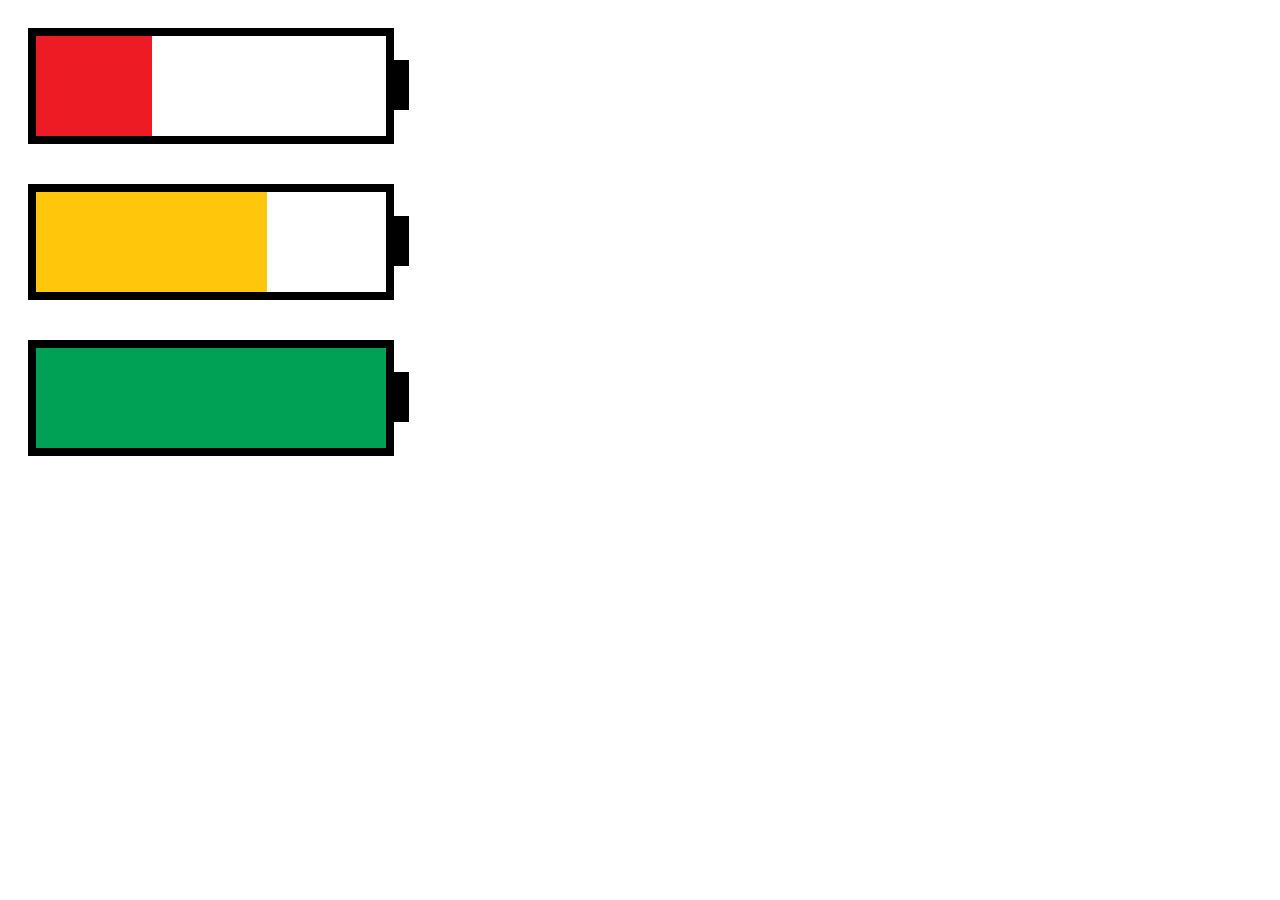
<file: block1/index.html>
<!DOCTYPE html>
<html lang="en">
<head>
  <meta charset="UTF-8">
  <meta http-equiv="X-UA-Compatible" content="IE=edge">
  <meta name="viewport" content="width=device-width, initial-scale=1.0">
  <link rel="stylesheet" href="style1.css" />
  <title>Battery</title>
</head>
<body>
  <div class="battery">
    <div class="low"></div>
    <div class="main"></div>
  </div>
  <div class="battery">
    <div class="medium"></div>
    <div class="main"></div>
  </div>
  <div class="battery">
    <div class="high"></div>
    <div class="main"></div>
  </div>
</body>
</html>
</file>
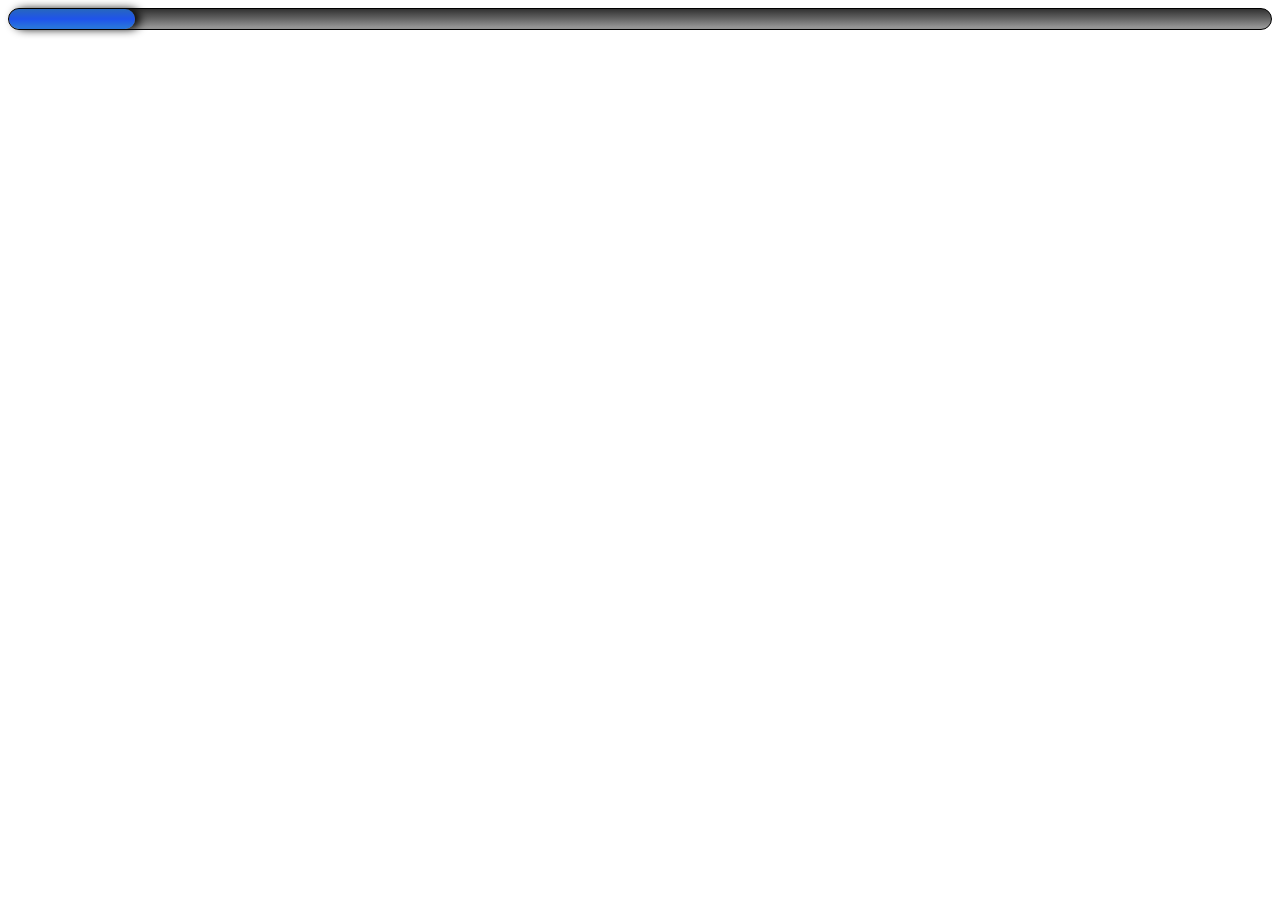
<file: block2/index.html>
<!DOCTYPE html>
<html lang="en">
<head>
  <meta charset="UTF-8">
  <meta http-equiv="X-UA-Compatible" content="IE=edge">
  <meta name="viewport" content="width=device-width, initial-scale=1.0">
  <link rel="stylesheet" href="style.css" />
  <title>Indicator</title>
</head>
<body>
  <div class="indicator">
      <div class="main">
        <div class="run"></div>
      </div>
  </div>
</body>
</html>
</file>
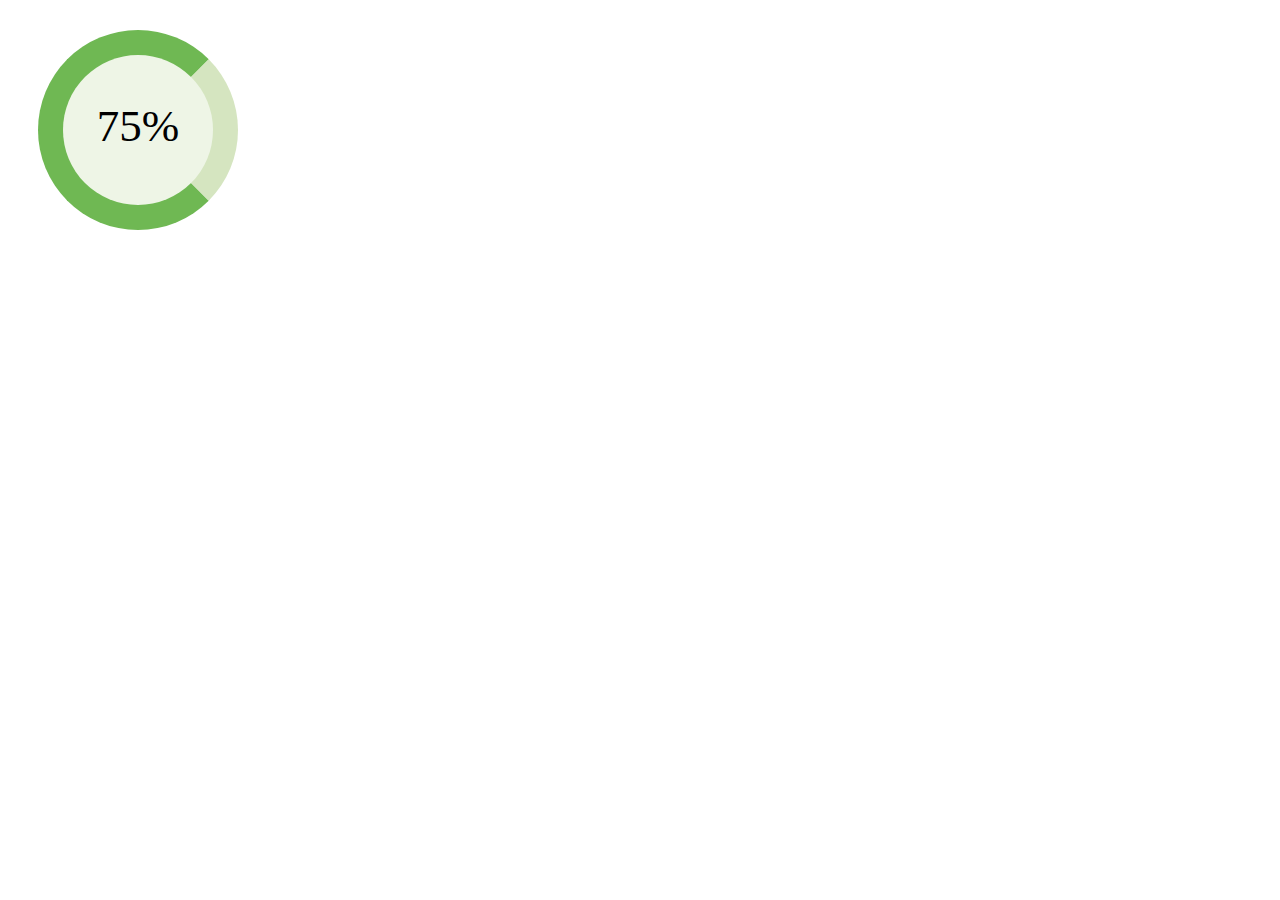
<file: block3/index.html>
<!DOCTYPE html>
<html lang="en">
<head>
  <meta charset="UTF-8">
  <meta http-equiv="X-UA-Compatible" content="IE=edge">
  <meta name="viewport" content="width=device-width, initial-scale=1.0">
  <link rel="stylesheet" href="style3.css" />
  <title>Diagram</title>
</head>
<body>
  <div class="circle">
    <div class="text">75%</div>
  </div>
</body>
</html>
</file>
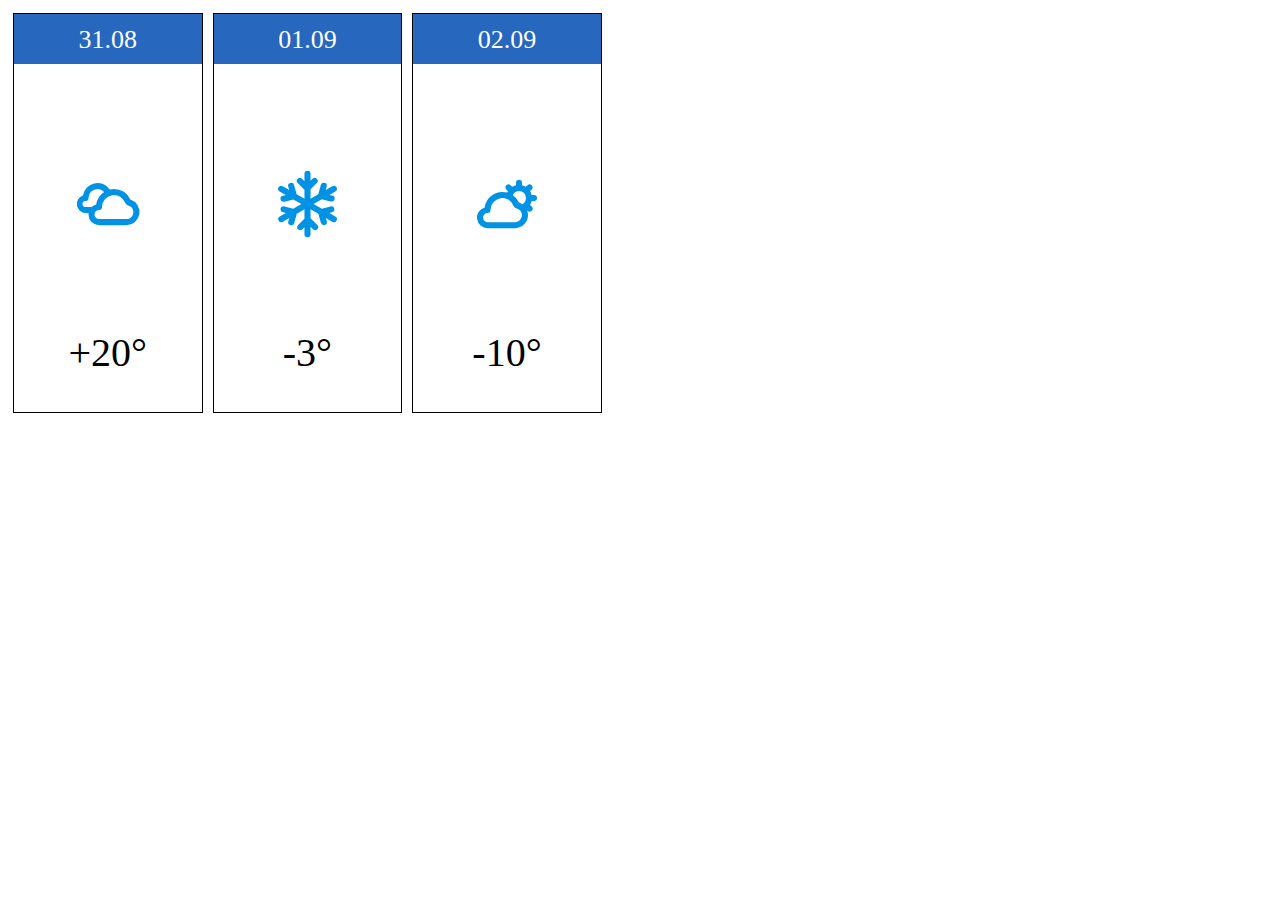
<file: block4/index.html>
<!DOCTYPE html>
<html lang="en">
<head>
  <meta charset="UTF-8">
  <meta http-equiv="X-UA-Compatible" content="IE=edge">
  <meta name="viewport" content="width=device-width, initial-scale=1.0">
  <link rel="stylesheet" href="style4.css" />
  <title> Weather</title>
</head>
<body>
  <div class="weather">
    <div class="weather_box">
      <div class="weather_box_up">31.08</div>
      <img src="img/1.svg" alt="img" class="weather_box_img" />
      <div class="weather_box_temp">+20°</div>
    </div>
    <div class="weather_box">
      <div class="weather_box_up">01.09</div>
      <img src="img/2.svg" alt="img" class="weather_box_img" />
      <div class="weather_box_temp">-3°</div>
    </div>
    <div class="weather_box">
      <div class="weather_box_up">02.09</div>
      <img src="img/3.svg" alt="img" class="weather_box_img" />
      <div class="weather_box_temp">-10°</div>
    </div>
  </div>
</body>
</html>
</file>
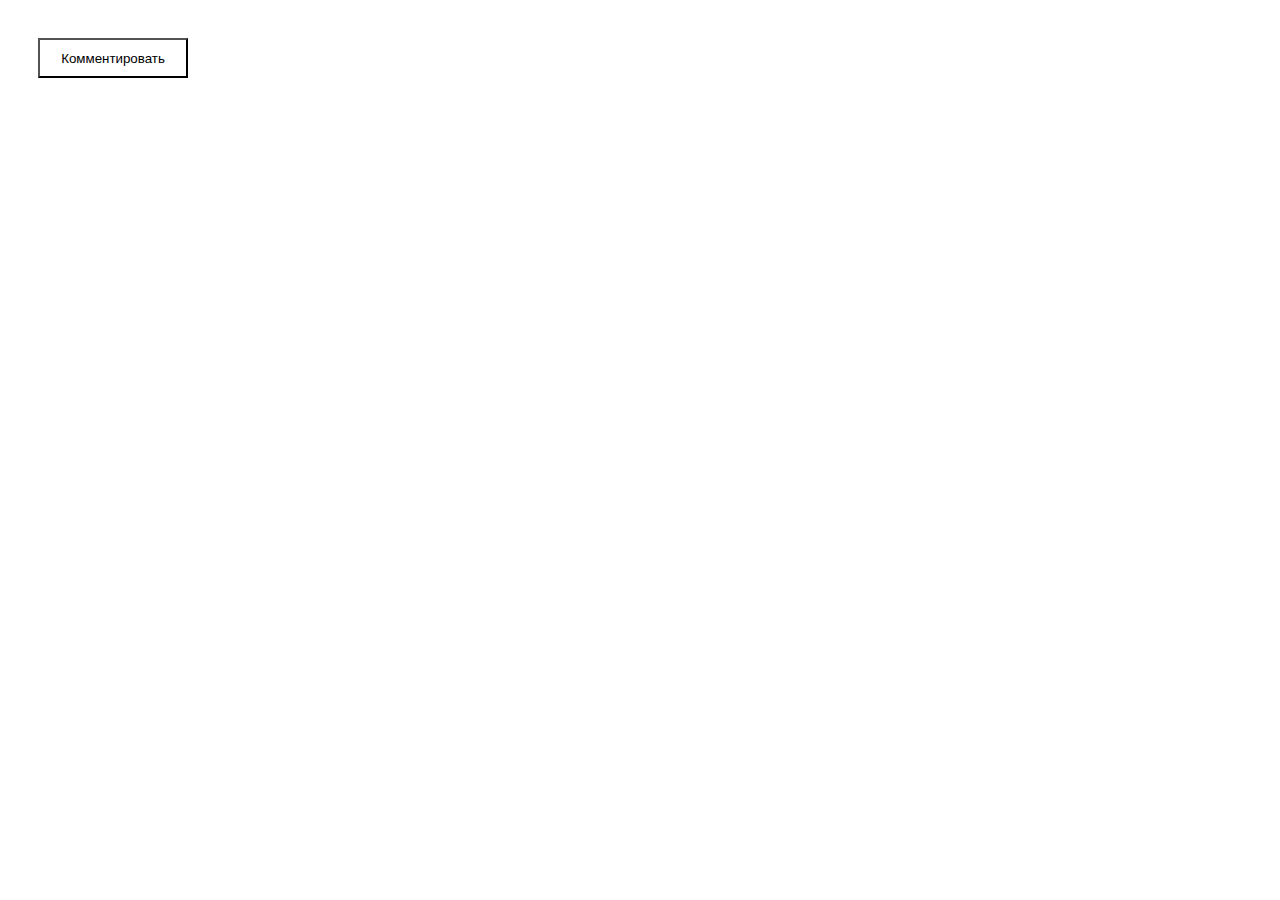
<file: block5/index.html>
<!DOCTYPE html>
<html lang="en">
<head>
  <meta charset="UTF-8">
  <meta http-equiv="X-UA-Compatible" content="IE=edge">
  <meta name="viewport" content="width=device-width, initial-scale=1.0">
  <link rel="stylesheet" href="style5.css" />
  <title>Document</title>
</head>
<body>
  <a href=" "><button class="button">Комментировать</button></a>
</body>
</html>
</file>
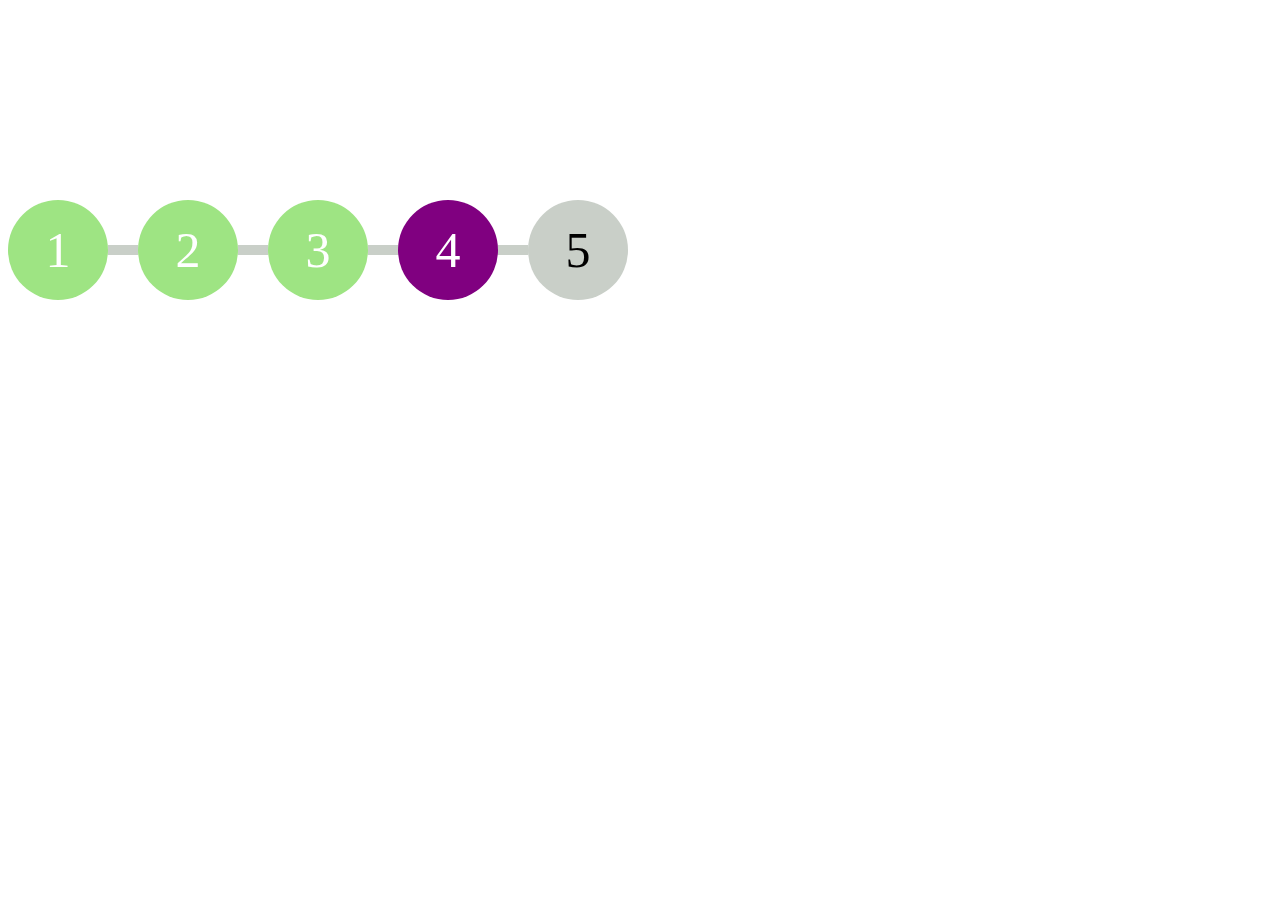
<file: block6/index.html>
<!DOCTYPE html>
<html lang="en">
<head>
  <meta charset="UTF-8">
  <meta http-equiv="X-UA-Compatible" content="IE=edge">
  <meta name="viewport" content="width=device-width, initial-scale=1.0">
  <link rel="stylesheet" href="style6.css" />
  <title>Document</title>
</head>
<body>
  <div class="main">
    <div class="circle">1</div>
    <div class="connect"></div>
    <div class="circle">2</div>
    <div class="connect"></div>
    <div class="circle">3</div>
    <div class="connect"></div>
    <div class="circle">4</div>
    <div class="connect"></div>
    <div class="circle">5</div>
  </div>
</body>
</html>
</file>
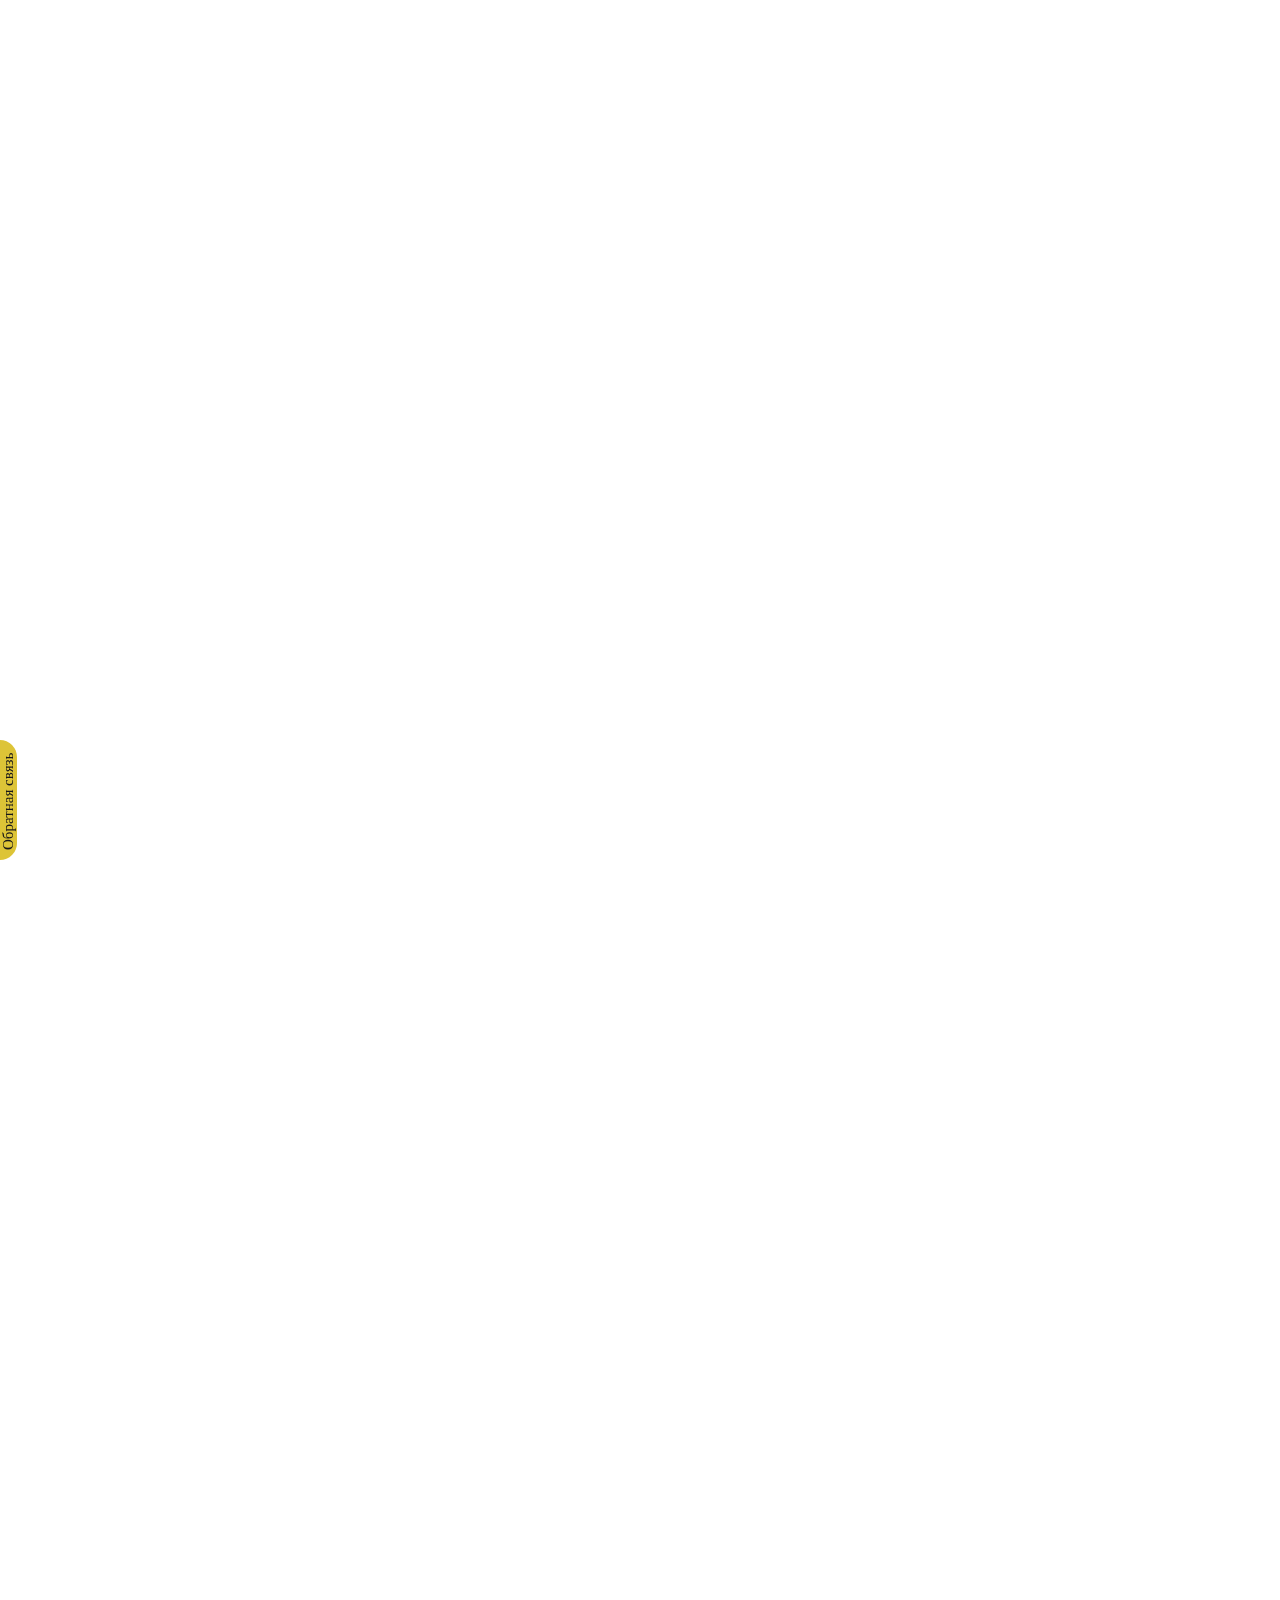
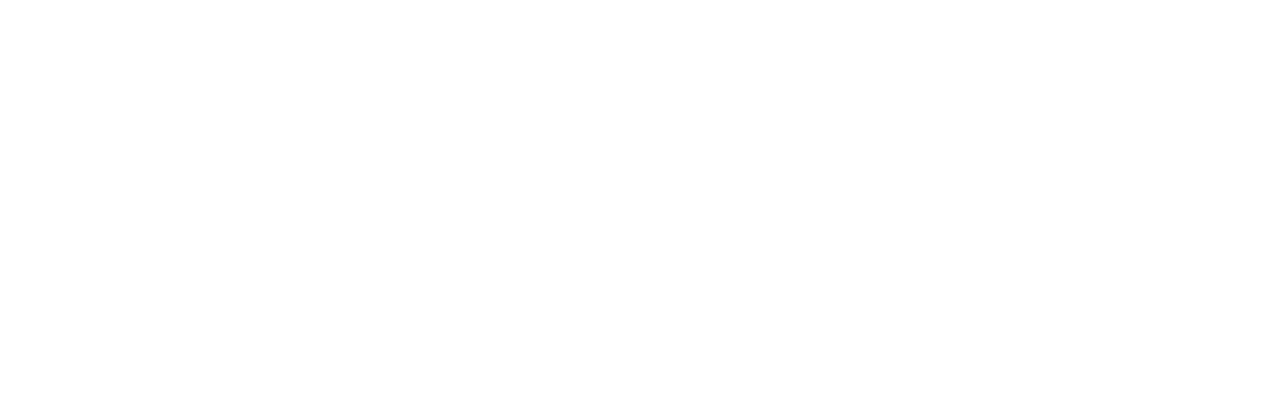
<file: block7/index.html>
<!DOCTYPE html>
<html lang="en">
<head>
  <meta charset="UTF-8">
  <meta http-equiv="X-UA-Compatible" content="IE=edge">
  <meta name="viewport" content="width=device-width, initial-scale=1.0">
  <link rel="stylesheet" href="style7.css" />
  <title>Обратная связь</title>
</head>
<body>
  <div class="main">
    <div class="banner">
      <div class="img"><img src="img/1.png" alt="1" /></div>
      <div class="description">
        Если у вас возникли <br />
        вопросы по этому коду, <br />
        звоните мне по телефону: <br />
        555-3298. Звонок платный.
      </div>
    </div>
    <span class="connect">Обратная связь</span>
  </div>
</body>
</html>
</file>
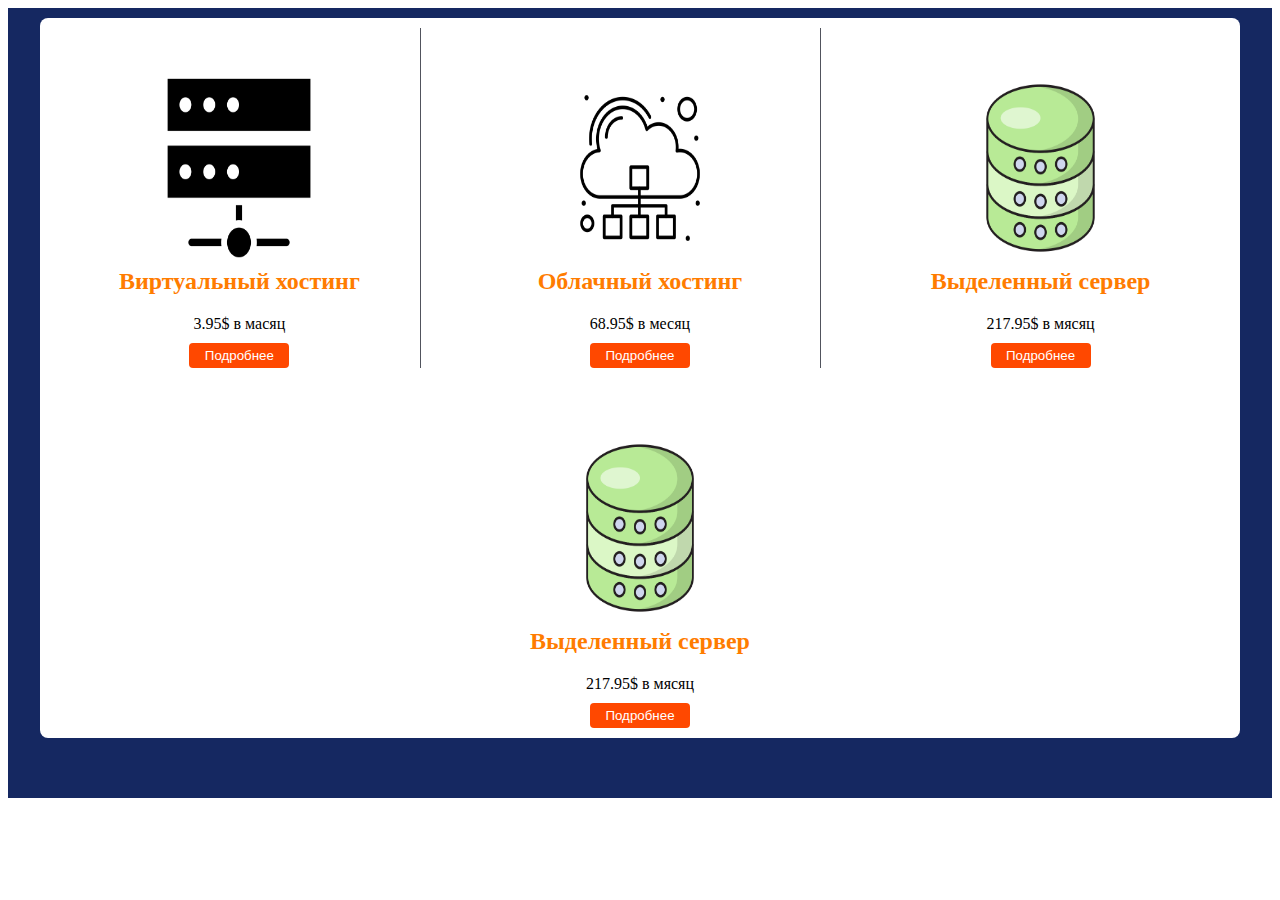
<file: block8/index.html>
<!DOCTYPE html>
<html lang="en">
<head>
  <meta charset="UTF-8">
  <meta http-equiv="X-UA-Compatible" content="IE=edge">
  <meta name="viewport" content="width=device-width, initial-scale=1.0">
  <link rel="stylesheet" href="style8.css" />
  <title>Document</title>
</head>
<body>
  <div class="main">
    <div class="main_hosting">
      <div class="main_hosting_item">
        <img src="img/1.png" alt="1" class="main_hosting_item_img" />
        <h2 class="main_hosting_item_title">Виртуальный хостинг</h2>
        <div class="main_hosting_item_price">3.95$ в масяц</div>
        <button class="main_hosting_item_btn">Подробнее</button>
      </div>
      <div class="main_hosting_item">
        <img src="img/2.png" alt="2" class="main_hosting_item_img" />
        <h2 class="main_hosting_item_title">Облачный хостинг</h2>
        <div class="main_hosting_item_price">68.95$ в месяц</div>
        <button class="main_hosting_item_btn">Подробнее</button>
      </div>
      <div class="main_hosting_item">
        <img src="img/3.png" alt="3" class="main_hosting_item_img" />
        <h2 class="main_hosting_item_title">Выделенный сервер</h2>
        <div class="main_hosting_item_price">217.95$ в мясяц</div>
        <button class="main_hosting_item_btn">Подробнее</button>
      </div>
      <div class="main_hosting_item">
        <img src="img/3.png" alt="3" class="main_hosting_item_img" />
        <h2 class="main_hosting_item_title">Выделенный сервер</h2>
        <div class="main_hosting_item_price">217.95$ в мясяц</div>
        <button class="main_hosting_item_btn">Подробнее</button>
      </div>
    </div>
  </div>
</body>
</html>
</file>
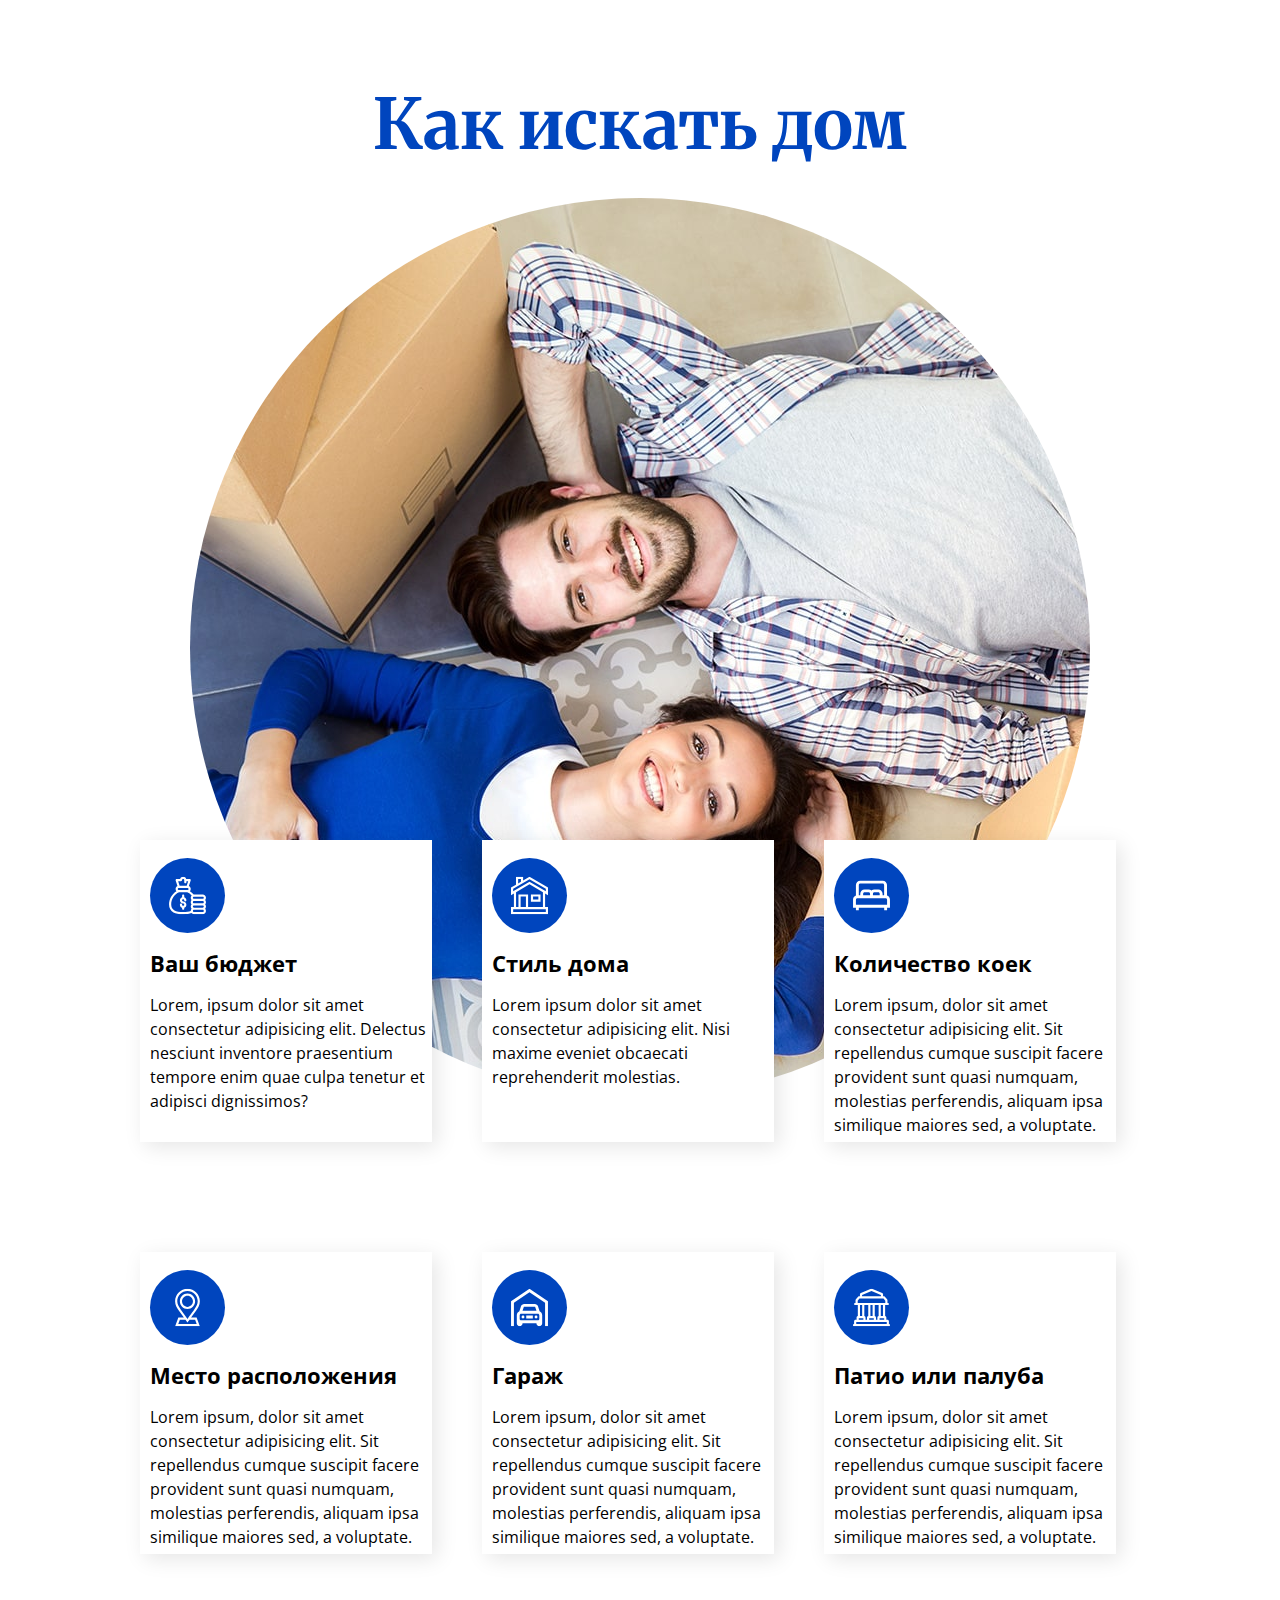
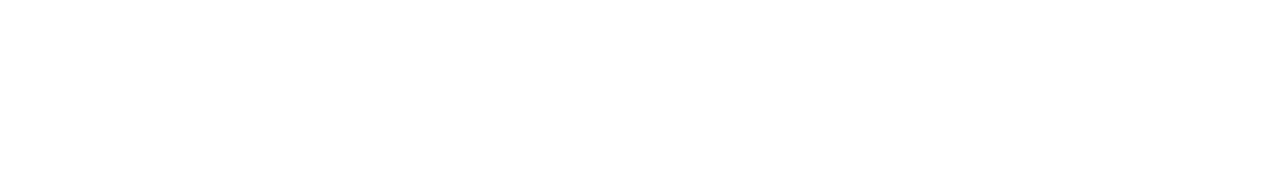
<file: layout1/index.html>
<!DOCTYPE html>
<html lang="en">
<head>
  <meta charset="UTF-8">
  <meta http-equiv="X-UA-Compatible" content="IE=edge">
  <meta name="viewport" content="width=device-width, initial-scale=1.0">
  <link rel="stylesheet" href="style1.css" />
  <link rel="preconnect" href="https://fonts.googleapis.com">
  <link rel="preconnect" href="https://fonts.gstatic.com" crossorigin>
  <link href="https://fonts.googleapis.com/css2?family=Merriweather:wght@700&family=Open+Sans&family=Roboto&display=swap" rel="stylesheet">
  <title>Как искать дом</title>
</head>
<body>
  <div class="main">
    <div class="container">
      <h2 class="main_header">Как искать дом</h2>
      <img src="img/img_1.jpg" class="main_logo" />
      <div class="font">
        <div class="main_item">
          <div class="main_round">
            <img src="img/svg1.svg" class="main_img" />
          </div>
          <div class="main_subtitle">Ваш бюджет</div>
          <div class="main_description">Lorem, ipsum dolor sit amet consectetur adipisicing elit. Delectus nesciunt
            inventore
            praesentium tempore enim quae culpa tenetur et adipisci dignissimos? 
          </div>
        </div>
        <div class="main_item">
          <div class="main_round">
            <img src="img/svg2.svg" class="main_img" />
          </div>
          <div class="main_subtitle">Стиль дома</div>
          <div class="main_description">Lorem ipsum dolor sit amet consectetur adipisicing elit. Nisi maxime eveniet
            obcaecati
            reprehenderit molestias. 
          </div>
        </div>
        <div class="main_item">
          <div class="main_round">
            <img src="img/svg3.svg" class="main_img" />
          </div>
          <div class="main_subtitle">Количество коек</div>
          <div class="main_description">
            Lorem ipsum, dolor sit amet consectetur adipisicing elit. Sit repellendus cumque suscipit facere provident
            sunt
            quasi numquam, molestias perferendis, aliquam ipsa similique maiores sed, a voluptate. 
          </div>
        </div>
        <div class="main_item">
          <div class="main_round">
            <img src="img/svg4.svg" class="main_img" />
          </div>
          <div class="main_subtitle">Место расположения</div>
          <div class="main_description">
            Lorem ipsum, dolor sit amet consectetur adipisicing elit. Sit repellendus cumque suscipit facere provident
            sunt
            quasi numquam, molestias perferendis, aliquam ipsa similique maiores sed, a voluptate. 
          </div>
        </div>
        <div class="main_item">
          <div class="main_round">
            <img src="img/svg5.svg" class="main_img" />
          </div>
          <div class="main_subtitle">Гараж</div>
          <div class="main_description">
            Lorem ipsum, dolor sit amet consectetur adipisicing elit. Sit repellendus cumque suscipit facere provident
            sunt
            quasi numquam, molestias perferendis, aliquam ipsa similique maiores sed, a voluptate. 
          </div>
        </div>
        <div class="main_item">
          <div class="main_round">
            <img src="img/svg6.svg" class="main_img" />
          </div>
          <div class="main_subtitle">Патио или палуба</div>
          <div class="main_description">
            Lorem ipsum, dolor sit amet consectetur adipisicing elit. Sit repellendus cumque suscipit facere provident
            sunt
            quasi numquam, molestias perferendis, aliquam ipsa similique maiores sed, a voluptate. 
          </div>
        </div>
      </div>
    </div>
  </div>
  <footer class="footer">
  </footer>
</body>
</html>
</file>
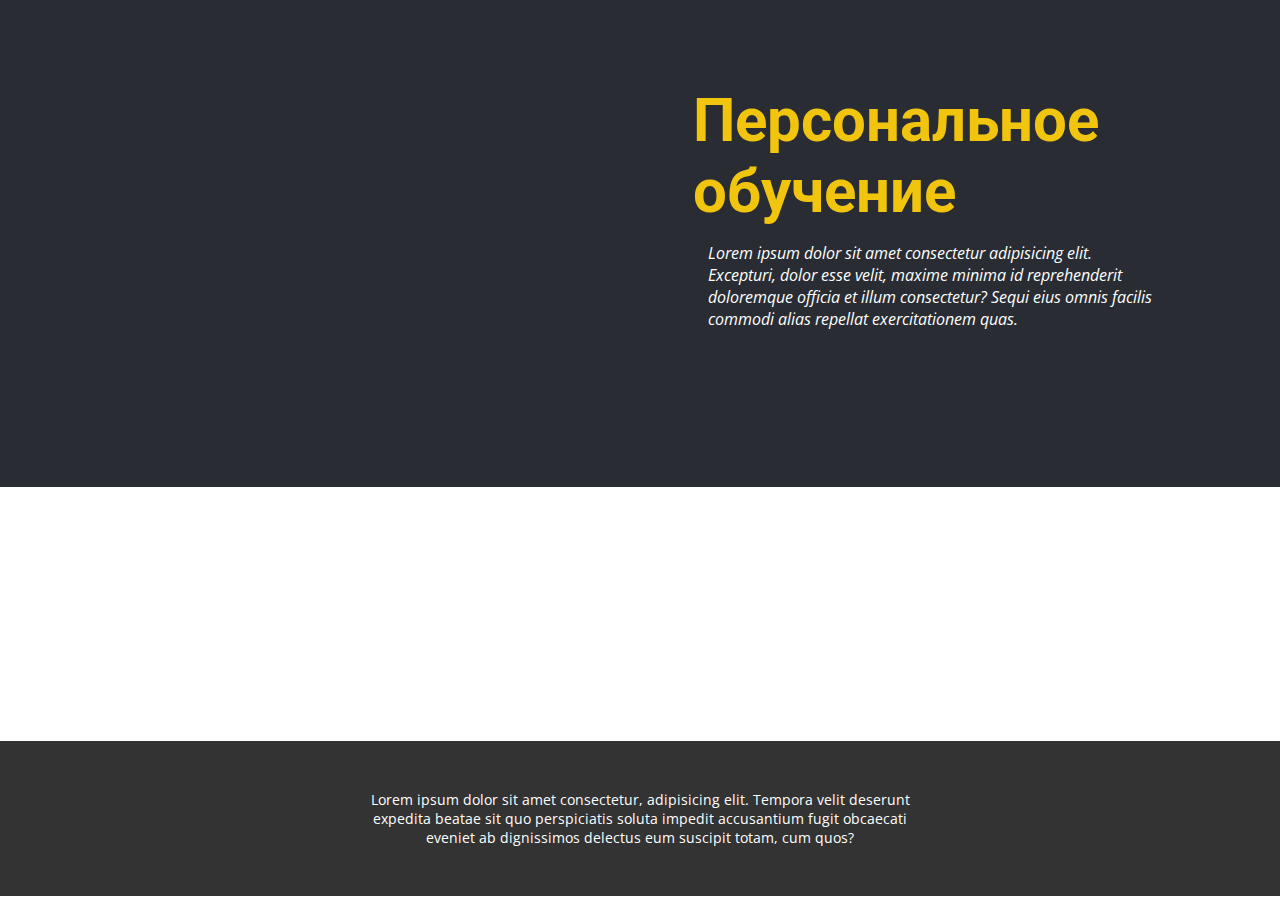
<file: layout3/layout3.html>
<!DOCTYPE html>
<html lang="en">
  <head>
    <meta charset="UTF-8">
    <meta http-equiv="X-UA-Compatible" content="IE=edge">
    <meta name="viewport" content="width=device-width, initial-scale=1.0">
    <link rel="stylesheet" type="text/css" href="./layout3.css">
    <link rel="preconnect" href="https://fonts.googleapis.com">
    <link rel="preconnect" href="https://fonts.gstatic.com" crossorigin>
    <link href="https://fonts.googleapis.com/css2?family=Open+Sans&family=Roboto&display=swap" rel="stylesheet">
    <title>Document</title>
    </head>
    <body>
      <div class="main">
        <div class="background"></div>
        <div class="background_bottom">
          <div class="main_block">
            <div class="panel_left">
            <div class="block_container_left"></div>
            </div>
            <div class="block_panel_right">
              <div class="block_panel_container">
                <div class="container_text">
                  <h1 class="container_header">Персональное обучение</h1>
                  <em class="container_text">Lorem ipsum dolor sit amet consectetur adipisicing elit. Excepturi, dolor esse velit, maxime minima id reprehenderit doloremque officia et illum consectetur? Sequi eius omnis facilis commodi alias repellat exercitationem quas.</em>
                </div>
              </div>
              <div class="block_panel_container block_bottom">
                <div class="block_img">
                  <div class="block_img1"></div>
                </div>
                <div class="block_img">
                  <div class="block_img2"></div>
                </div>
              </div>
            </div>
          </div>
        </div>
        <footer class="footer">
          <div class="footer_fix">
            <p class="footer_text">Lorem ipsum dolor sit amet consectetur, adipisicing elit. Tempora velit deserunt expedita beatae sit quo perspiciatis soluta impedit accusantium fugit obcaecati eveniet ab dignissimos delectus eum suscipit totam, cum quos?</p>
          </div>
        </footer>
      </div>
    </body>
</html>
</file>
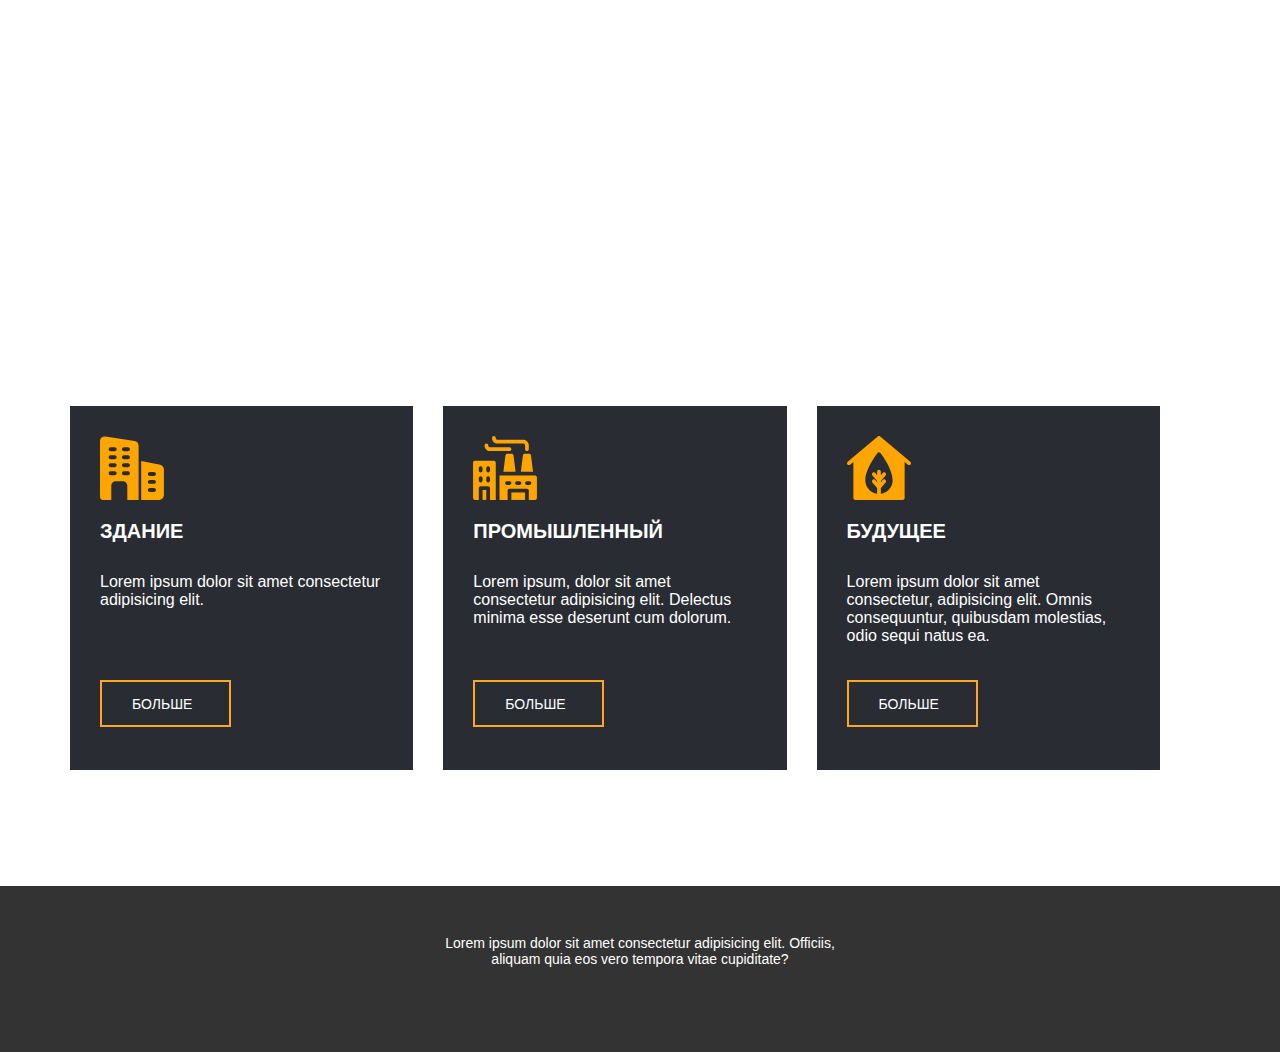
<file: layout4/layout4.html>
<!DOCTYPE html>
<html lang="en">
<head>
    <meta charset="UTF-8">
    <meta http-equiv="X-UA-Compatible" content="IE=edge">
    <meta name="viewport" content="width=device-width, initial-scale=1.0">
    <link rel="stylesheet" href="layout4.css"/>
    <title>Document</title>
</head>
<body>
  <div class="main">
    <div class="background">
      <div class="background_margin">
        <div class="box">
          <div class="block_panel">
            <img class="img" src="img/3.svg" alt="">
            <h4 class="block_panel_header">ЗДАНИЕ</h4>
            <p class="block_panel_text">Lorem ipsum dolor sit amet consectetur adipisicing elit.</p>
            <a class="link" href="https://nicepage.com/">БОЛЬШЕ</a>
          </div>
          <div class="block_panel">
            <img class="img" src="img/2.svg" alt="">
            <h4 class="block_panel_header">ПРОМЫШЛЕННЫЙ</h4>
            <p class="block_panel_text">Lorem ipsum, dolor sit amet consectetur adipisicing elit. Delectus minima esse deserunt cum dolorum.</p>
            <a class="link" href="https://nicepage.com/">БОЛЬШЕ</a>
          </div>
          <div class="block_panel">
            <img class="img" src="img/1.svg" alt="">
            <h4 class="block_panel_header">БУДУЩЕЕ</h4>
            <p class="block_panel_text">Lorem ipsum dolor sit amet consectetur, adipisicing elit. Omnis consequuntur, quibusdam molestias, odio sequi natus ea.</p>
            <a class="link" href="https://nicepage.com/">БОЛЬШЕ</a>
          </div>
        </div>
      </div>
    </div>
    <footer class="footer">
      <div class="footer_fix">
        <p class="footer_text">Lorem ipsum dolor sit amet consectetur adipisicing elit. Officiis, aliquam quia eos vero tempora vitae cupiditate?</p>
      </div>
    </footer>
  </div>
</body>
</html>
</file>
<file: block1/style1.css>
.battery {
  display: flex;
}

.battery .main {
  margin-top: 52px;
  width: 15px;
  height: 50px;
  background-color: black;
}

.battery .low,
.battery .medium,
.battery .high {
  margin: 20px 0 20px 20px;
  width: 350px;
  height: 100px;
  border: 8px solid black;
  background: linear-gradient(to right, #ED1C24 33%, transparent 0%);
}
  
.battery .medium {
  background: linear-gradient(to right, #FFC60B 66%, transparent 0%);
}

.battery .high {
  background: linear-gradient(to right, #00A055 100%, transparent 0%);
}
</file>
<file: block2/style.css>
.indicator {
  display: flex;
}

.indicator .main {
  margin-top: 20px 0 20px 20px;
  width: 100%;
  height: 20px;
  border-radius: 50px;
  border: 0.5px solid black;
  background: linear-gradient(to bottom, #313131 0%, #666666 50%, #949494 90%);
}

.indicator .run {
  width: 10%;
  height: 20px;
  border-radius: 40px;
  background: linear-gradient(to bottom, #2767be 0%, #1f53eb 50%, #2874db 90%);
  box-shadow: 5px 0px 10px 0px black;
}
</file>
<file: block3/style3.css>
.circle {
    margin: 30px;
    box-sizing: border-box;
    width: 200px;
    height: 200px;
    border-radius: 100%;
    background-color: #EEF5E6;
    border: 25px solid #6fb853;
    border-right: 25px solid #D5E5C0;
}

.text {
    padding-top: 45px;
    font-size: 45px;
    text-align: center;
    margin: 0;
}
</file>
<file: block4/style4.css>
* {
  box-sizing: border-box;
}

.weather {
  display: flex;
}

.weather .weather_box {
  position: relative;
  width: 15%;
  min-height: 400px;
  border: 1px solid black;
  margin: 5px;
}

.weather .weather_box:hover {
  box-shadow: 0 0 20px rgba(0, 0, 0, 0.5);
}

.weather .weather_box .weather_box_up {
  text-align: center;
  padding: 11px;
  width: 100%;
  height: 50px;
  background-color: #2767be;
  color: white;
  font-size: 26px;
}

.weather .weather_box .weather_box_img {
  display: block;
  margin: 0 auto;
  width: 60%;
  height: 230px;
  padding-top: 50px;
  padding: 50px 20px 0 20px;
}

.weather .weather_box .weather_box_temp {
  position: absolute;
  left: 50%;
  transform: translateX(-50%);
  padding: 35px;
  font-size: 40px;
}
</file>
<file: block5/style5.css>
.button {
  margin: 30px;
  min-width: 150px;
  min-height: 40px;
  padding: 5px;
  background-color: #fff;
}

.button:hover {
  background: linear-gradient(to bottom, #fff, #dfd5b4);
  color: #ff1500;
  cursor: pointer;
}
</file>
<file: block6/style6.css>
.main {
  margin-top: 200px;
  display: flex;
  align-items: center;
}

.circle {
  display: flex;
  justify-content: center;
  align-items: center;
  width: 100px;
  height: 100px;
  background-color: #9ee483;
  border-radius: 100%;
  color: white;
  font-size: 50px;
}

.circle:nth-child(7) {
  background-color: purple;
}

.circle:nth-child(9) {
  background-color: #c9cfc8;
  color: black;
}

.connect {
  width: 30px;
  height: 10px;
  background-color: #c9cfc8;
}
</file>
<file: block7/style7.css>
body {
  height: 2000px;
}

.main {
  display: flex;
  position: absolute;
  left: -450px;
  transition: all 1.5s;
  position: fixed;
  bottom: 40px;
}

.banner {
  display: flex;
  width: 450px;
  background-color: #472925;
}

.banner img {
  padding: 10px;
}

.banner .description {
  padding-top: 10px;
  color: white;
  font-size: 22px;
}

.connect {
  background-color: rgba(216, 187, 23, 0.863);
  border-radius: 40px 0px 0px 40px;
  writing-mode: vertical-lr;
  transform: rotate(180deg);
  padding-top: 10px;
  font-size: 15px;
  color: #191818;
}

.main:hover {
  transition: all 1.5s;
  left: 0px;
}
</file>
<file: block8/style8.css>
.main {
  padding: 10px 0px;
  width: 100%;
  background-color: #152861;
}

.main_hosting {
  display: flex;
  width: 95%;
  margin: 0 auto;
  margin-bottom: 50px;
  background-color: #fff;
  flex-wrap: wrap;
  border-radius: 8px;
}

.main_hosting .main_hosting_item {
  margin: 10px auto;
  width: 30%;
  border-right: 1px solid #51545d;
}

.main_hosting .main_hosting_item:nth-child(3n),
.main_hosting .main_hosting_item:last-child {
  border: none;
}

.main_hosting .main_hosting_item .main_hosting_item_img {
  display: block;
  margin: 0 auto;
  width: 40%;
  height: 180px;
  padding-top: 50px;
  padding: 50px 20px 0 20px;
}

.main_hosting .main_hosting_item .main_hosting_item_title {
  margin-top: 10px;
  text-align: center;
  color: #ff7c00;
}

.main_hosting .main_hosting_item .main_hosting_item_price {
  margin-top: 10px;
  text-align: center;
}

.main_hosting .main_hosting_item .main_hosting_item_btn {
  display: block;
  margin: 0 auto;
  margin-top: 10px;
  background-color: #ff4800;
  color: white;
  border: none;
  height: 25px;
  width: 100px;
  cursor: pointer;
  border-radius: 4px;
}

.main_hosting .main_hosting_item .main_hosting_item_btn:hover {
  background-color: #f5ff00;
  color: black;
}
</file>
<file: layout1/style1.css>
* {
  margin: 0;
  padding: 0;
}

body {
  position: relative;
}

.container {
  margin: 0 auto;
  width: 1000px;
  position: relative;
}

.main {
  min-height: 1690px;
  padding: 80px 0 10px 0;
}

.main .main_header {
  color: #0045BE;
  font-size: 70px;
  text-align: center;
  font-family:  Merriweather, serif;
}

.main .main_logo {
  display: block;
  margin: 0 auto;
  border-radius: 100%;
  margin-top: 30px;
}

.main .font {
  position: absolute;
  top: 700px;
  display: grid;
  grid-template-columns: repeat(3, 292px);
  grid-template-rows: repeat(2, 362px);
  grid-gap: 50px;
  flex-wrap: wrap;
  min-height: 800px;
}

.main .font .main_item {
  box-shadow: 5px 5px 20px 0 rgb(0 0 0 / 10%);
  margin-top: 60px;
  background-color: #fff;
  
}

.main .main_item .main_round {
  display: flex;
  width: 75px;
  height: 75px;
  margin-top: 18px;
  margin-left: 10px;
  background-color: #0045BE;
  border-radius: 100%;
  justify-content: center;
}

.main .main_item .main_round .main_img {
  width: 50%;
}

.main .font .main_item .main_subtitle {
  margin-top: 15px;
  margin-left: 10px;
  font-size: 22px;
  font-weight: bold;
  font-family: 'Open Sans',sans-serif;
}

.main .font .main_item .main_description {
  margin-top: 15px;
  margin-left: 10px;
  font-size: 16px;
  line-height: 24px;
  font-family: 'Open Sans',sans-serif;
}

.main_link {
  color: blue;
  border-bottom: 1px solid blue;
  text-decoration: none;
  padding-bottom: 2px;
}

.footer {
  background-color: #333;
  height: 200px;
  width: auto;
  position: absolute;
}

@media (max-width:1199px) {
  .container {
    width: 940px;
    height: 613px;
  }

  .main .font {
    justify-content: space-between;  
    grid-template-columns: repeat(3, 292px);
    grid-template-rows: repeat(2, 362px);
    grid-gap: 50px;
  }

  .main .font .main_item {
    width: 282px;
    height: 391px;
  }

  .footer { 
    width: auto;
    position: absolute;
    bottom: -300px;
  }
}

@media (max-width:991px) {
  .container{
    width: 761px;
  }

  .main .main_header {
    font-size: 48px;
  }

  .main .main_logo {
    width: 715px;
    height: 715px;
  }

  .main .font .main_item {
    width: 340px;
    height: 335px;
  }

  .main .font {
    top: 699px;
    grid-template-columns: repeat(2, calc(50% - 25px));
    grid-template-rows: repeat(3, auto);
    grid-column-gap: 50px;
    grid-row-gap: 50px;
  }

  .footer {
    width: 100%;
    position: absolute;
    bottom: -550px;
  }
}

@media (max-width:770px) {
  .container {
    width: 600px;
  }
  
  .main .font .main_item {
    width: 250px;
    height: 358px;
    margin: 10px;
  }

  .main .main_logo {
    width: 530px;
    height: 530px;
  }

  .main .font {
    top: 550px;
    margin-top: -65px;
  }

  .footer {
    bottom: -440px;
  }
}

@media (max-width:540px) {
  .container {
    width: 400px;
    height: 0 auto;
  }

  .main .main_header {
    font-size: 36px;
    margin-top: -65px;
  }

  .main .main_logo {
    width: 379px;
    height: 379px;
  }

  .main .font {
    margin-left: 30px;
    top: 500px;
    justify-content: center;
    grid-template-columns: 100%;
    grid-template-rows: repeat(6, auto);
  }

  .main .font .main_item {
    width: 300px;
    min-height: 250px;
    margin-bottom: 30px;
  }

  .footer {
    bottom: -1473px;
  }
}
</file>
<file: layout3/layout3.css>
body {
    margin: 0px;
  }
  
  .main {
    width: auto;
    height: auto;
    background-color: #ffffff;
    display: flex;
    flex-direction: column;
  }
  
  .background {
    width: 100%;
    height: 487px;
    background-color: #292d33;
  }
  
  .background_bottom {
    width: 1032px;
    margin: -417px auto 50px;
    box-sizing: border-box;
  }
  
  .main_block {
    width: 100%;
    height: 100%;
    display: flex;
    flex-direction: row;
  }
  
  .panel_left {
    width: 585px;
    height: 621px;
    border: 15px solid transparent;
    box-sizing: border-box;
  }
  
  .block_container_left {
    width: 100%;
    height: 100%;
    background-image: url(https://images03.nicepage.io/c461c07a441a5d220e8feb1a/f6e6e381887f5c229e34eeb7/hfgh-min.jpg);
    background-size: cover;
    background-position: 50% 50%;
    background-repeat: no-repeat;
  }
  
  .block_panel_right {
    width: 478px;
    height: 621px;
    box-sizing: border-box;
    display: flex;
    flex-direction: column;
    justify-content: space-between;
  }
  
  .block_panel_container {
    width: 100%;
    height: 50%;
  }
  
  .container_text {
    width: 448px;
    height: 286px;
    border: 15px solid transparent;
    padding: 0px 30px 20px 0px;
    font-size: 16px;
    color: #ffffff;
    font-family: 'Open Sans', sans-serif;
    display: flex;
    flex-direction: column;
  }
  
  .container_header {
    margin: 0px;
    color: #f1c50e;
    font-size: 60px;
    font-family: 'Roboto', sans-serif;
  }
  
  .container_main_text {
    margin: 20px 0px 0px;
    box-sizing: border-box;
  }
  
  .block_panel_container_link {
    margin: 12px -29px 0px 1px;
  }
  
  .block_panel_container_link_text {
    color: #ffffff;
  }
  
  .block_panel_container_link_text:hover {
    color: #f1f1f1;
  }
  
  .block_bottom {
    width: 478px;
    height: 255px;
    display: flex;
    flex-direction: row;
  }
  
  .block_img {
    width: 209px;
    height: 225px;
    overflow: hidden;
    border: 15px solid transparent;
  }
  
  .block_img1 {
    width: 100%;
    height: 100%;
    background-image: url(https://images03.nicepage.io/c461c07a441a5d220e8feb1a/b4d6321d050952d89196e6d1/full-shot-woman-training-with-dumbbell_23-2148801857.jpg);
    background-size: cover;
    background-position: 50% 50%;
    background-repeat: no-repeat;
  }
  
  .block_img2 {
    width: 100%;
    height: 100%;
    background-size: cover;
    background-position: 50% 50%;
    background-repeat: no-repeat;
    background-image: url(https://images03.nicepage.io/c461c07a441a5d220e8feb1a/7f6e5c9cada75c08b493b47a/close-up-man-with-dumbbells_23-2148801864.jpg?version=);
  }
  
  .footer {
    margin: 0px;
    background-color: #333333;
    align-items: center;
    justify-content: center;
    display: flex;
  }
  
  .footer_fix {
    margin: 0px auto;
  }
  
  .footer_text {
    color: #ffffff;
    text-align: center;
    font-size: 14px;
    font-family: 'Open Sans', sans-serif;
    margin: 49px 361.5px;
  }
  
  @media (max-width: 1199px){
    .background_bottom {
      width: 940px;
      height: 536px;
      box-sizing: border-box;
    }
  
    .main_block {
      width: 970px;
      height: 566px;
    }
  
    .block_container_left {
      width: 503px;
      height: 535px;
    }
  
    .block_panel_right {
      width: 437px;
      height: 566px;
    }
  
    .container_text {
      width: 377px;
      height: 284px;
      word-wrap: break-word;
    }
  
    .container_header {
      font-weight: 700;
      width: 377px;
      height: 132px;
    }
  
    .block_bottom {
      width: 437px;
      height: 233px;
    }
  
    .block_img {
      width: 188px;
      height: 203px;
    }
  
    .footer_text {
      margin: 49px 262px;
    }
  }
  
  @media (max-width: 991px) {
    .background {
      height: 1231px;
    }
    .background_bottom {
      width: 720px;
      height: 1378px;
      margin-top: -1161px;
      margin-bottom: 51px ;
    }
  
    .main_block {
      width: 750px;
      height: 1408px;
      margin: -15px;
      flex-direction: column;
      align-content: center;
    }
  
    .panel_left {
      width: 750px;
      height: 788px;
      align-content: center;
    }
  
    .block_container_left {
      width: 100%;
      height: 100%;
    }
  
    .block_panel_right {
      width: 750px;
      height: 620px;
    }
  
    .block_panel_container {
      width: 720px;
      height: 195px;
    }
  
    .container_header {
      width: 690px;
      height: 66px;
    }
  
    .container_text {
      width: 690px;
      height: 175px;
    }
  
    .block_bottom {
      width: 750px;
      height: 395px;
    }
  
    .block_img{
      width: 345px;
      height: 365px;
    }
  
    .footer_text {
      width: 417px;
      height: 45px;
      margin: 49px 152px;
    }
  }
  
  @media (max-width: 767px) {
    .background_bottom {
      width: 540px;
      height: 2068px;
      margin-top: -15px 0px 0px;
    }
  
    .main_block {
      width: 540px;
      height: 2068px;
      margin: 0px;
    }
  
    .panel_left {
      width: 540px;
      height: 561px;
      border-left: 0px;
      border-right: 0px;
      align-content: center;
    }
  
    .block_container_left {
      width: 100%;
      height: 100%;
    }
  
    .block_panel_right {
      width: 540px;
      height: 1477px;
    }
  
    .block_panel_container {
      width: 540px;
      height: 261px;
    }
  
    .container_header {
      width: 530px;
      height: 132px;
    }
  
    .container_text {
      width: 530px;
      height: 241px;
      padding-right: 10px;
      border-left: 0px;
      border-right: 0px;
    }
  
    .block_bottom {
      width: 540px;
      height: 1186px;
      flex-direction: column;
    }
  
    .block_img{
      width: 540px;
      height: 563px;
      border-left: 0px;
      border-right: 0px;
    }
  
    .footer_text {
      width: 417px;
      height: 45px;
      margin: 49px 62px;
    }
  }
  
  @media (max-width: 575px) {
    .background {
      height: 900px;
    }
  
    .background_bottom {
      width: 340px;
      height: 1337px;
      margin: -783px 110px 51px;
    }
  
    .main_block {
      width: 340px;
      height: 1407px;
      margin: 0px;
    }
  
    .panel_left {
      width: 340px;
      height: 342px;
      align-content: center;
    }
  
    .block_container_left {
      width: 100%;
      height: 100%;
    }
  
    .block_panel_right {
      width: 340px;
      height: 1035px;
    }
  
    .block_panel_container {
      width: 340px;
      height: 259px;
    }
  
    .container_header {
      width: 330px;
      height: 79px;
      font-size: 36px;
    }
  
    .container_text {
      width: 330px;
      height: 239px;
      padding-right: 10px;
      border-left: 0px;
      border-right: 0px;
    }
  
    .block_bottom {
      width: 330px;
      height: 746px;
    }
  
    .block_img{
      width: 340px;
      height: 343px;
    }
  
    .footer_text {
      width: 340px;
      height: 45px;
      margin: 49px 0px;
    }
  }
</file>
<file: layout4/layout4.css>
*{
  font-family: 'Open Sans', sans-serif;
}

body {
  margin: 0px;
}

.main {
  width: auto;
  height: auto;
  background-color: #ffffff;
  display: flex;
  flex-direction: column;
}

.background {
  width: 100%;
  height: 886px;
  background-image: url(https://images02.nicepage.io/c461c07a441a5d220e8feb1a/8fb7905f714e55319fed378c/asd-min.jpg);
  background-position: 50% 50%;
  background-size: cover;
}

.background_margin {
  width: 1140px;
  margin: 0px auto;
  display: flex;
  flex-direction: column;
}

.box {
  margin-top: 406px;
  height: 364px;
  display: grid;
  grid-template-columns: repeat(3, 343.3px);
  grid-gap: 30px;
}

.block_panel {
  padding: 30px;
  color: #ffffff;
  background-color: #292d33;
  display: flex;
  flex-direction: column;
}

.img {
  width: 64px;
  height: 64px;
}

.block_panel_header {
  font-size: 20px;
  margin: 20px 0px 0px;
}

.block_panel_text {
  height: 77px;
  font-size: 16px;
  margin: 30px 0px 0px;
}

.link {
  width: 67px;
  height: 23px;
  color: #ffffff;
  font-size: 14px;
  margin: 30px 0px 0px;
  padding: 10px 30px;
  border: 2px solid #fda820;
  display: flex;
  align-items: center;
  text-justify: center;
  text-decoration: none;
}

.link:hover {
  color: #f3f3f3;
}

.body_link {
  font-size: 16px;
  margin: 39px 0px 50px;
  text-align: center;
  color: #111111;
  text-decoration: none;
}

.footer {
  margin: 0px;
  background-color: #333333;
  align-items: center;
  justify-content: center;
  display: flex;
}

.footer_fix {
  margin: 0px auto;
}

.footer_text {
  width: 417px;
  height: 68px;
  color: #ffffff;
  text-align: center;
  font-size: 14px;
  margin: 49px 362px;
}

@media (max-width: 1199px) {
  .background_margin {
    display: flex;
  }

  .box {
    width: auto;
    height: 393px;
  }

  .block_panel {
    width: auto;
    height: auto;
  }

  .block_panel_text {
    height: 128px;
  }

  .footer_text {
    width: 417px;
    margin: 49px 262px;
  }
}

@media (max-width: 991px) {
  .background {
    width: auto;
    height: auto;
  }
  
  .background_margin {
    width: 720px;
  }
  
  .box {
    width: auto;
    height: 764px;
    margin: 272px auto 0px;
    grid-template-columns: repeat(2, 345px);
    grid-template-rows: repeat(2, 367px);
  }

  .footer_text {
    width: 417px;
    height: 68px;
    margin: 49px 152px;
  }
}

@media (max-width: 767px) {
  .background_margin {
    width: 350px;
  }

  .box {
    height: 815px;
    grid-template-columns: repeat(2, 255px);
    grid-template-rows: repeat(2, auto);
  }
}

@media (max-width: 575px) {
  .box {
    height: 1084px;
    grid-template-columns: 100%;
    grid-template-rows: repeat(4, 340px);
  }

  .block_panel {
    padding: 30px 25px;
    
  }

  .block_panel_text {
    height: 77px;
    line-height: 1.6;
  }

  .footer_text {
    width: 340px;
    margin: 49px 0px;
  }
}
</file>
